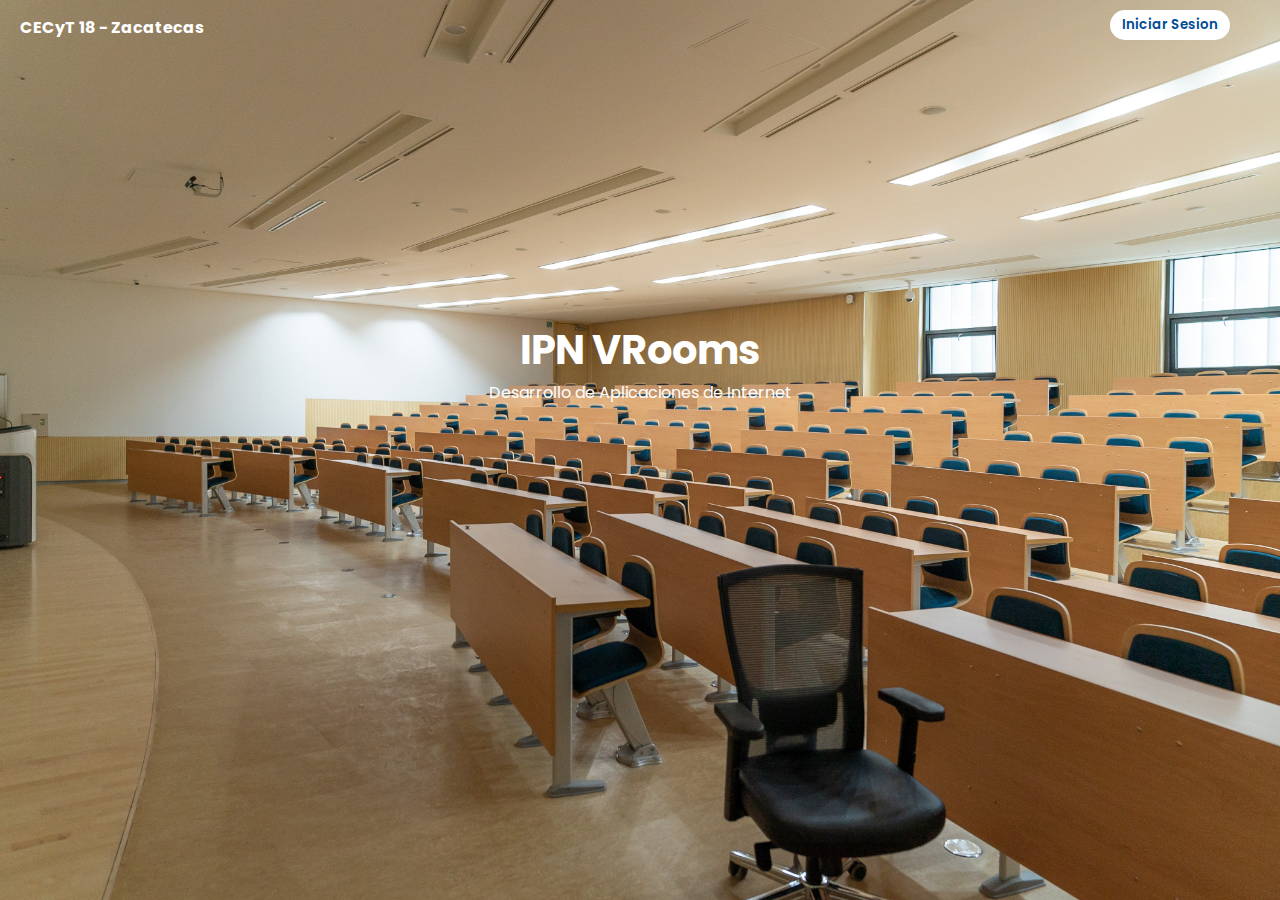
<file: index.html>
<!DOCTYPE html>
<html lang="en">
  <head>
    <meta charset="UTF-8" />
    <meta name="viewport" content="width=device-width, initial-scale=1.0" />
    <meta http-equiv="X-UA-Compatible" content="ie=edge" />
    <title>IPN Virtual Rooms</title>
    <link rel="stylesheet" href="css/index.css" />
  </head>
  <body>
    <div id="ContenedorPrincipal">
      <img src="img/bg1.jpg" alt="bg1.jpg" />
      <header>
        <h4>CECyT 18 - Zacatecas</h4>
        <button><a href="./resources/login.html"> Iniciar Sesion</a></button>
      </header>
      <div id="Materia">
        <h1>IPN VRooms</h1>
        <p>Desarrollo de Aplicaciones de Internet</p>
      </div>
    </div>
  </body>
</html>
</file>
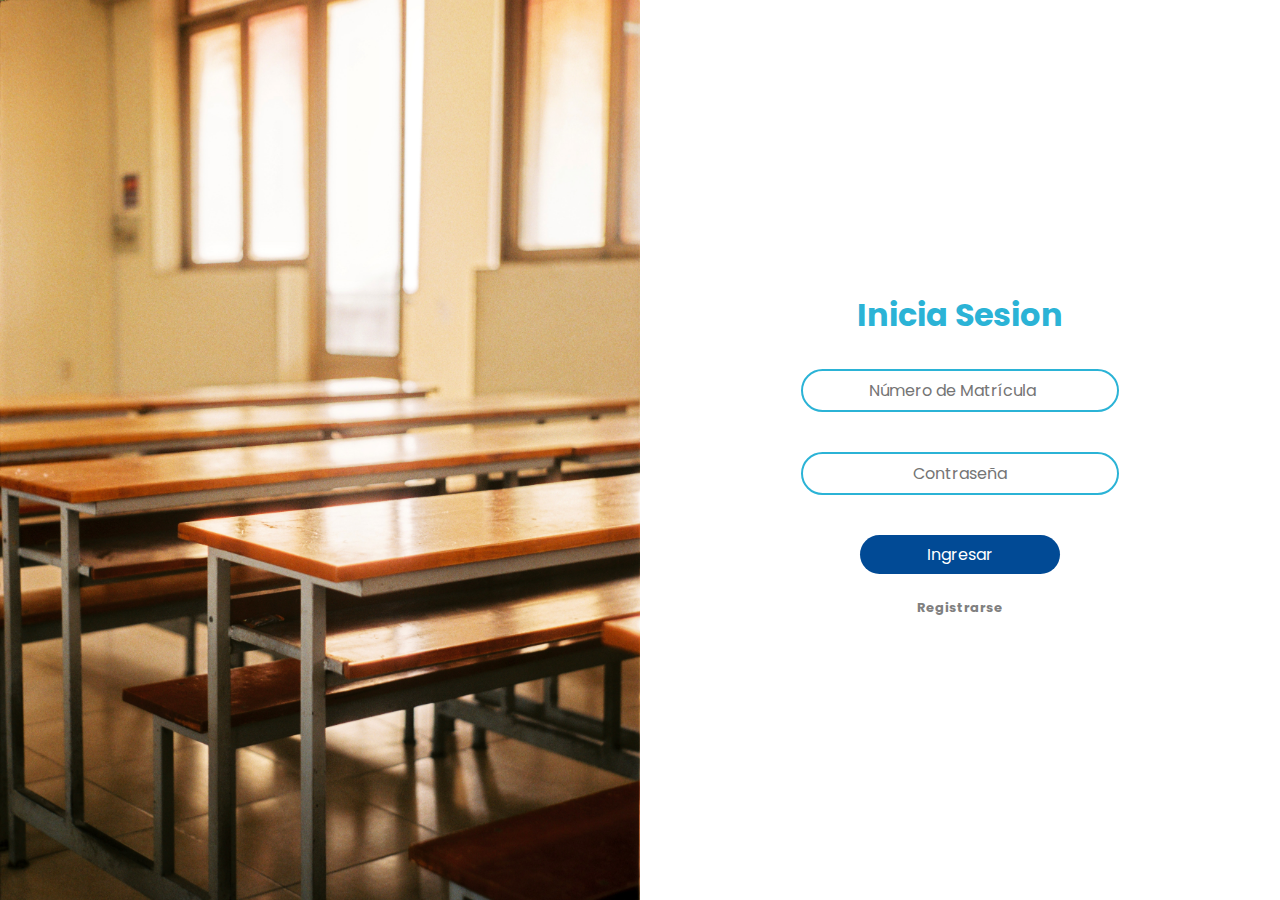
<file: resources/login.html>
<!DOCTYPE html>
<html lang="en">
  <head>
    <meta charset="UTF-8" />
    <meta name="viewport" content="width=device-width, initial-scale=1.0" />
    <meta http-equiv="X-UA-Compatible" content="ie=edge" />
    <link rel="stylesheet" href="../css/loginStyles.css" />
    <title>Login Redes</title>
    <script src="../js/scriptLogin.js"></script>
  </head>
  <script type="text/javascript">
    //Funcion al inicio de la pagina
    var timerStart = Date.now();
  </script>
  <body>
    <div class="grid-container">
      <div class="imgLogin"></div>
      <div class="formulario">
        <h1>Inicia Sesion</h1>

        <form action="../php/login.php" method="GET">
          <input
            type="number"
            name="usernameInp"
            id="usernameInp"
            placeholder="Número de Matrícula"
            oninput="verificarUsr()"
            required
          />
          <br />
          <div id="verificaUsr"></div>

          <input
            type="password"
            name="passwordInp"
            id="passwordInp"
            placeholder="Contraseña"
            oninput="verificarInp()"
            required
          />
          <br />
          <div id="verificaContra"></div>

          <button type="submit" class="btnIngresar" id="btnIngresar">
            Ingresar
          </button>
        </form>
        <div class="resultado"><a href="registro.html">Registrarse</a></div>
      </div>
    </div>
  </body>
  <script type="text/javascript">
    //Funcion al final de la pagina
    window.onload = () => {
      console.log("Tiempo de carga de la pagina: ", Date.now() - timerStart);
    };
  </script>
</html>
</file>
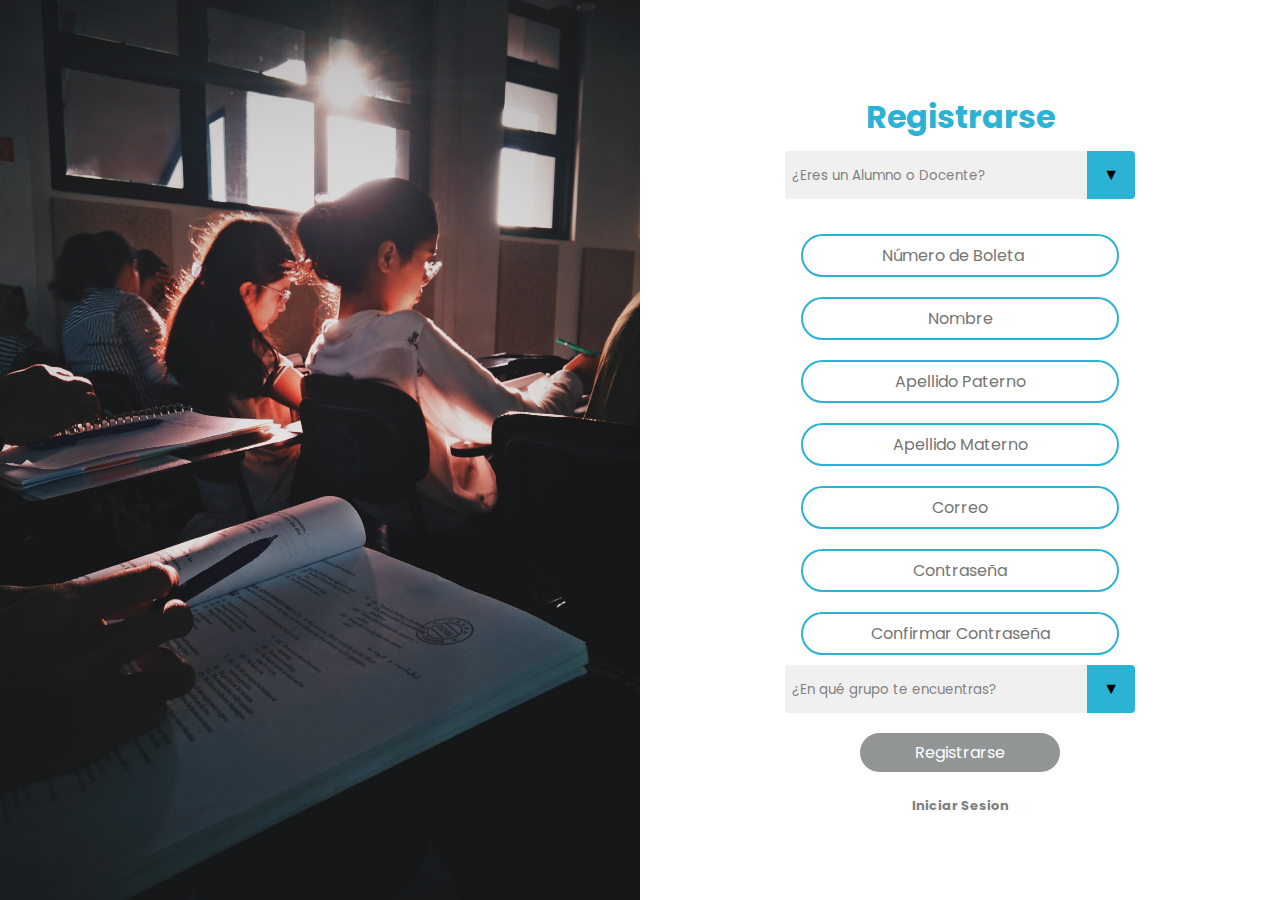
<file: resources/registro.html>
<!DOCTYPE html>
<html lang="en">
  <head>
    <meta charset="UTF-8" />
    <meta name="viewport" content="width=device-width, initial-scale=1.0" />
    <meta http-equiv="X-UA-Compatible" content="ie=edge" />
    <link rel="stylesheet" href="../css/registro.css" />
    <script src="../js/registro.js"></script>
    <title>Registro Redes</title>
  </head>
  <body>
    <div class="grid-container">
      <div class="imgLogin"></div>
      <div class="formulario">
        <h1>Registrarse</h1>

        <form action="../php/registro.php" method="GET">
          <div class="select">
            <select name="tipoUsr" id="tipoUsr" onchange="validate()" required>
              <option selected disabled>¿Eres un Alumno o Docente?</option>
              <option value="Alumno">Alumno</option>
              <option value="Docente">Docente</option>
            </select>
          </div>
          <br />

          <input
            type="number"
            min="1"
            max="9999999999"
            name="newUsername"
            id="newUsername"
            placeholder="Número de Boleta"
            oninput="verificar()"
            required
          />
          <br />
          <div id="verificaUsr"></div>

          <input
            type="text"
            placeholder="Nombre"
            name="nombreUsr"
            id="nombreUsr"
            oninput="validate()"
            required
          />
          <br />

          <input
            type="text"
            placeholder="Apellido Paterno"
            name="paternoUsr"
            id="paternoUsr"
            oninput="validate()"
            required
          />
          <br />

          <input
            type="text"
            placeholder="Apellido Materno"
            name="maternoUsr"
            id="maternoUsr"
            oninput="validate()"
            required
          />
          <br />

          <input
            type="email"
            placeholder="Correo"
            name="correoUsr"
            id="correoUsr"
            oninput="validate()"
            required
          />
          <br />

          <input
            type="password"
            name="newPassword"
            id="newPassword"
            placeholder="Contraseña"
            oninput="validate()"
            required
          />
          <br />
          <input
            type="password"
            name="newPasswordValidate"
            id="newPasswordValidate"
            placeholder="Confirmar Contraseña"
            oninput="validate()"
            required
          />
          <br />

          <div class="select">
            <select
              name="grupoUsr"
              id="grupoUsr"
              onchange="validate()"
              required
            >
              <option selected disabled>¿En qué grupo te encuentras?</option>
              <option value="6IM1">6IM1</option>
              <option value="6IM2">6IM2</option>
              <option value="6IM3">6IM3</option>
              <option value="6IM4">6IM4</option>
              <option value="6IM5">6IM5</option>
              <option value="Docente">Soy Docente</option>
            </select>
          </div>

          <button
            type="submit"
            class="btnRegistro"
            id="btnRegistro"
            onclick="validate()"
          >
            Registrarse
          </button>
        </form>
        <div class="resultado"><a href="./login.html">Iniciar Sesion</a></div>
      </div>
    </div>
  </body>
</html>
</file>
<file: css/index.css>
@import url('https://fonts.googleapis.com/css?family=Poppins&display=swap');
* {
  padding: 0px;
  margin: 0px;
  color: white;
  font-family: 'Poppins', sans-serif;
}

#ContenedorPrincipal {
  width: 100%;
  height: 100vh;
  position: relative;
}

#ContenedorPrincipal img {
  width: 100%;
  height: 100vh;
  position: absolute;
  z-index: -99px;
  top: 0px;
}

header {
  width: 100%;
  height: 30px;
  position: relative;
  padding: 10px 0;
}

header h4 {
  padding: 5px 20px;
}

header button {
  position: absolute;
  background: white;
  color: #014a95;
  border-radius: 50px;
  border: none;
  width: 120px;
  padding: 5px;
  right: 50px;
  top: 50%;
  transform: translateY(-50%);
  font-weight: 600;
}

a {
  color: #014a95;
  text-decoration: none;
}

#Materia {
  position: relative;
  width: 50%;
  text-align: center;
  left: 50%;
  transform: translateX(-50%);
  top: 30%;
}

#Materia h1 {
  font-size: 2.5rem;
}
</file>
<file: css/loginStyles.css>
@import url("https://fonts.googleapis.com/css?family=Poppins&display=swap");
* {
  padding: 0;
  margin: 0;
  font-family: "Poppins", sans-serif;
}

.grid-container {
  display: grid;
  grid-template-areas: "img form";
  grid-template-columns: 1fr 1fr;
  height: 100vh;
}

.formulario {
  grid-area: form;
  font-weight: bold;
  margin: auto;
  text-align: center;
}

.imgLogin {
  grid-area: img;
  background-image: url("../img/bg3.jpg");
  background-size: cover;
}

.btnIngresar {
  background: #014a95;
  color: white;
  border-radius: 40px;
  border: none;
  font-size: medium;
  margin: 20px;
  padding: 7px;
  width: 200px;
}

.btnIngresar:hover {
  background: #2bb3d6;
  cursor: pointer;
}

.btnIngresar:disabled {
  background: #919596;
  cursor: not-allowed;
}

.resultado a {
  text-decoration: none;
  font-size: small;
  color: gray;
}

.resultado a:hover {
  color: black;
}

input {
  border-radius: 40px;
  border: 2px solid #2bb3d6;
  font-size: medium;
  text-align: center;
  margin: 20px;
  padding: 7px;
  width: 300px;
}

h1 {
  color: #2bb3d6;
  margin: 10px;
}

a {
  text-decoration: none;
}
</file>
<file: css/registro.css>
@import url("https://fonts.googleapis.com/css?family=Poppins&display=swap");
* {
  padding: 0;
  margin: 0;
  font-family: "Poppins", sans-serif;
}

.grid-container {
  display: grid;
  grid-template-areas: "img form";
  grid-template-columns: 1fr 1fr;
  height: 100vh;
}

.formulario {
  grid-area: form;
  font-weight: bold;
  margin: auto;
  text-align: center;
}

.imgLogin {
  grid-area: img;
  background-image: url("../img/bg2.jpg");
  background-size: cover;
}

.btnRegistro {
  background: #014a95;
  color: white;
  border-radius: 40px;
  border: none;
  font-size: medium;
  margin: 20px;
  padding: 7px;
  width: 200px;
}

.btnRegistro:hover {
  background: #2bb3d6;
  cursor: pointer;
}

.btnRegistro:disabled {
  background: #919596;
  cursor: not-allowed;
}

.resultado a {
  text-decoration: none;
  font-size: small;
  color: gray;
}

.resultado a:hover {
  color: black;
}

input {
  border-radius: 40px;
  border: 2px solid #2bb3d6;
  font-size: medium;
  text-align: center;
  margin: 10px;
  padding: 7px;
  width: 300px;
}

h1 {
  color: #2bb3d6;
  margin: 10px;
}

a {
  text-decoration: none;
}

select {
  -webkit-appearance: none;
  -moz-appearance: none;
  -ms-appearance: none;
  appearance: none;
  outline: 0;
  box-shadow: none;
  border: 0 !important;
  background: rgb(240, 240, 240);
  background-image: none;
}

select::-ms-expand {
  display: none;
}

.select {
  position: relative;
  display: flex;
  width: 350px;
  height: 3em;
  line-height: 3;
  background: #2bb3d6;
  overflow: hidden;
  border-radius: 0.25em;
}

select {
  flex: 1;
  padding: 0 0.5em;
  color: gray;
  cursor: pointer;
}

.select::after {
  content: "\25BC";
  position: absolute;
  top: 0;
  right: 0;
  padding: 0 1em;
  background: #2bb3d6;
  cursor: pointer;
  pointer-events: none;
  -webkit-transition: 0.25s all ease;
  -o-transition: 0.25s all ease;
  transition: 0.25s all ease;
}

.select:hover::after {
  color: #f39c12;
}
</file>
